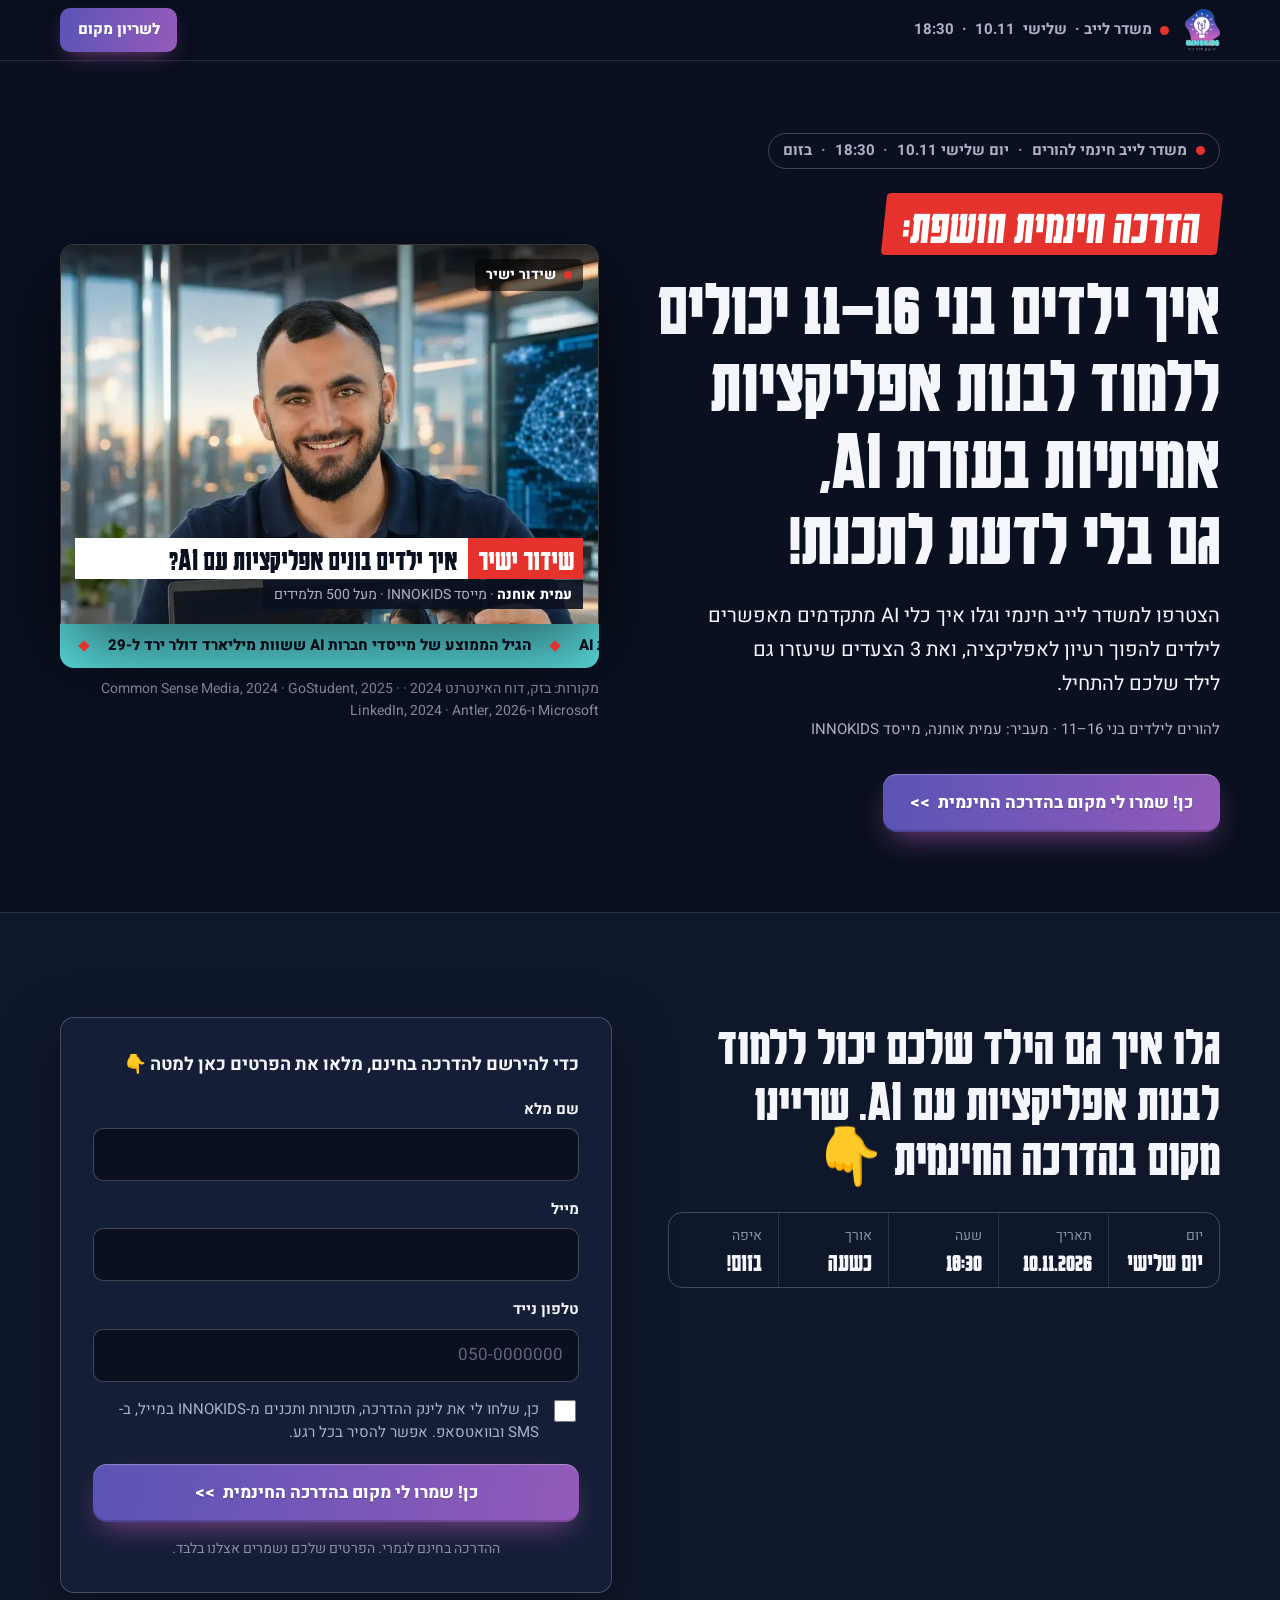
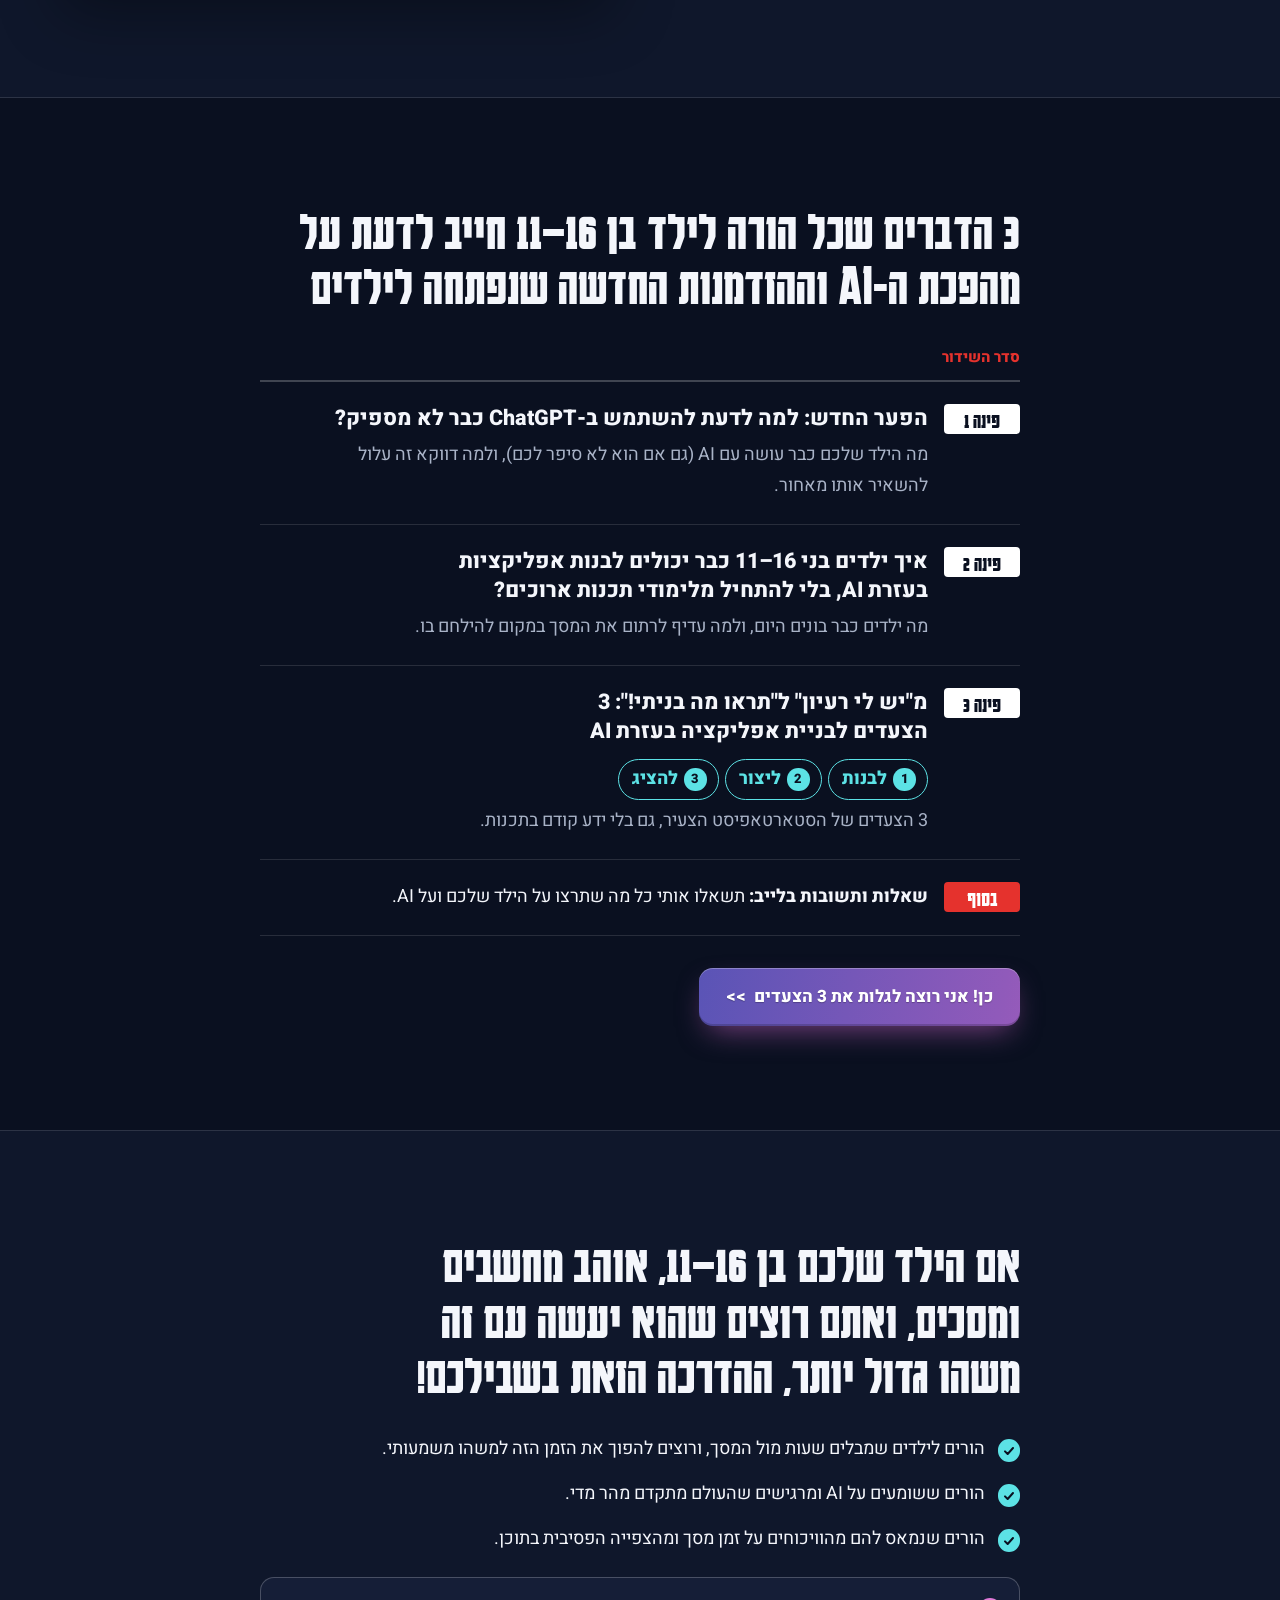
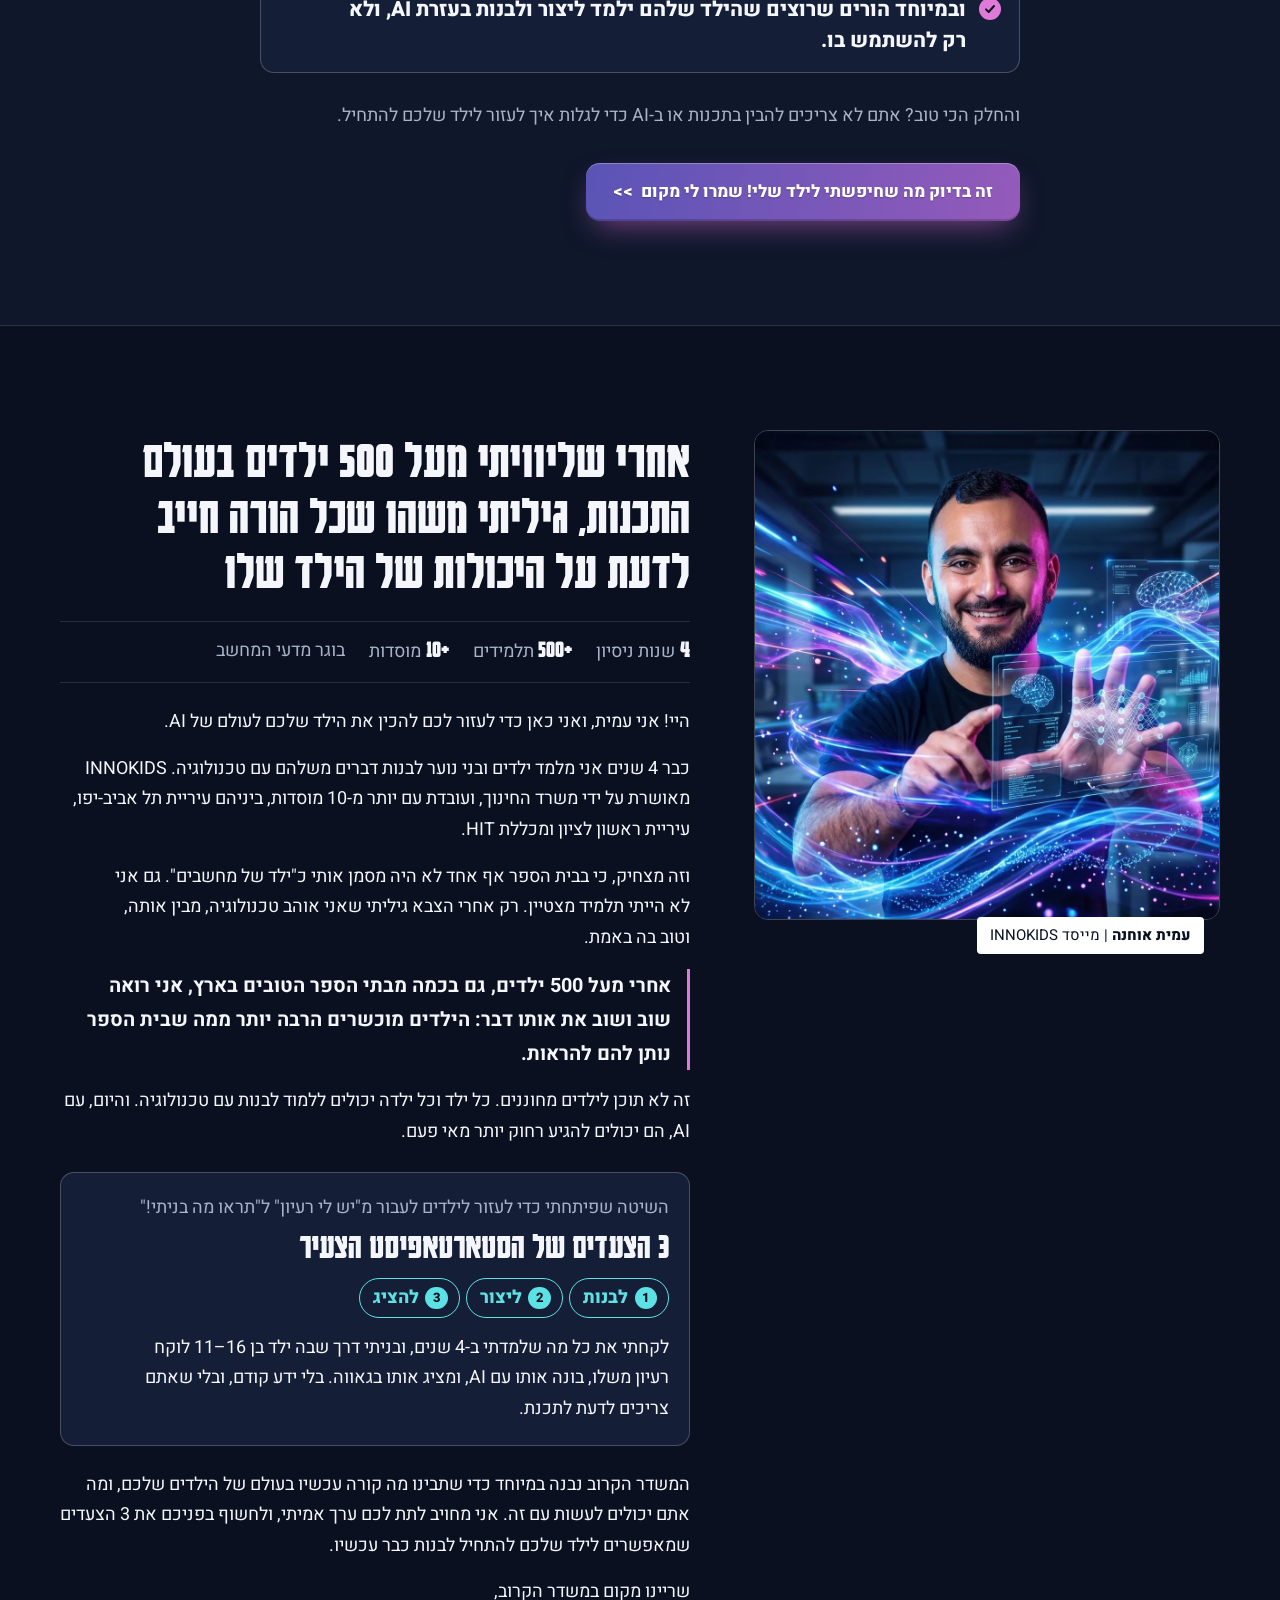
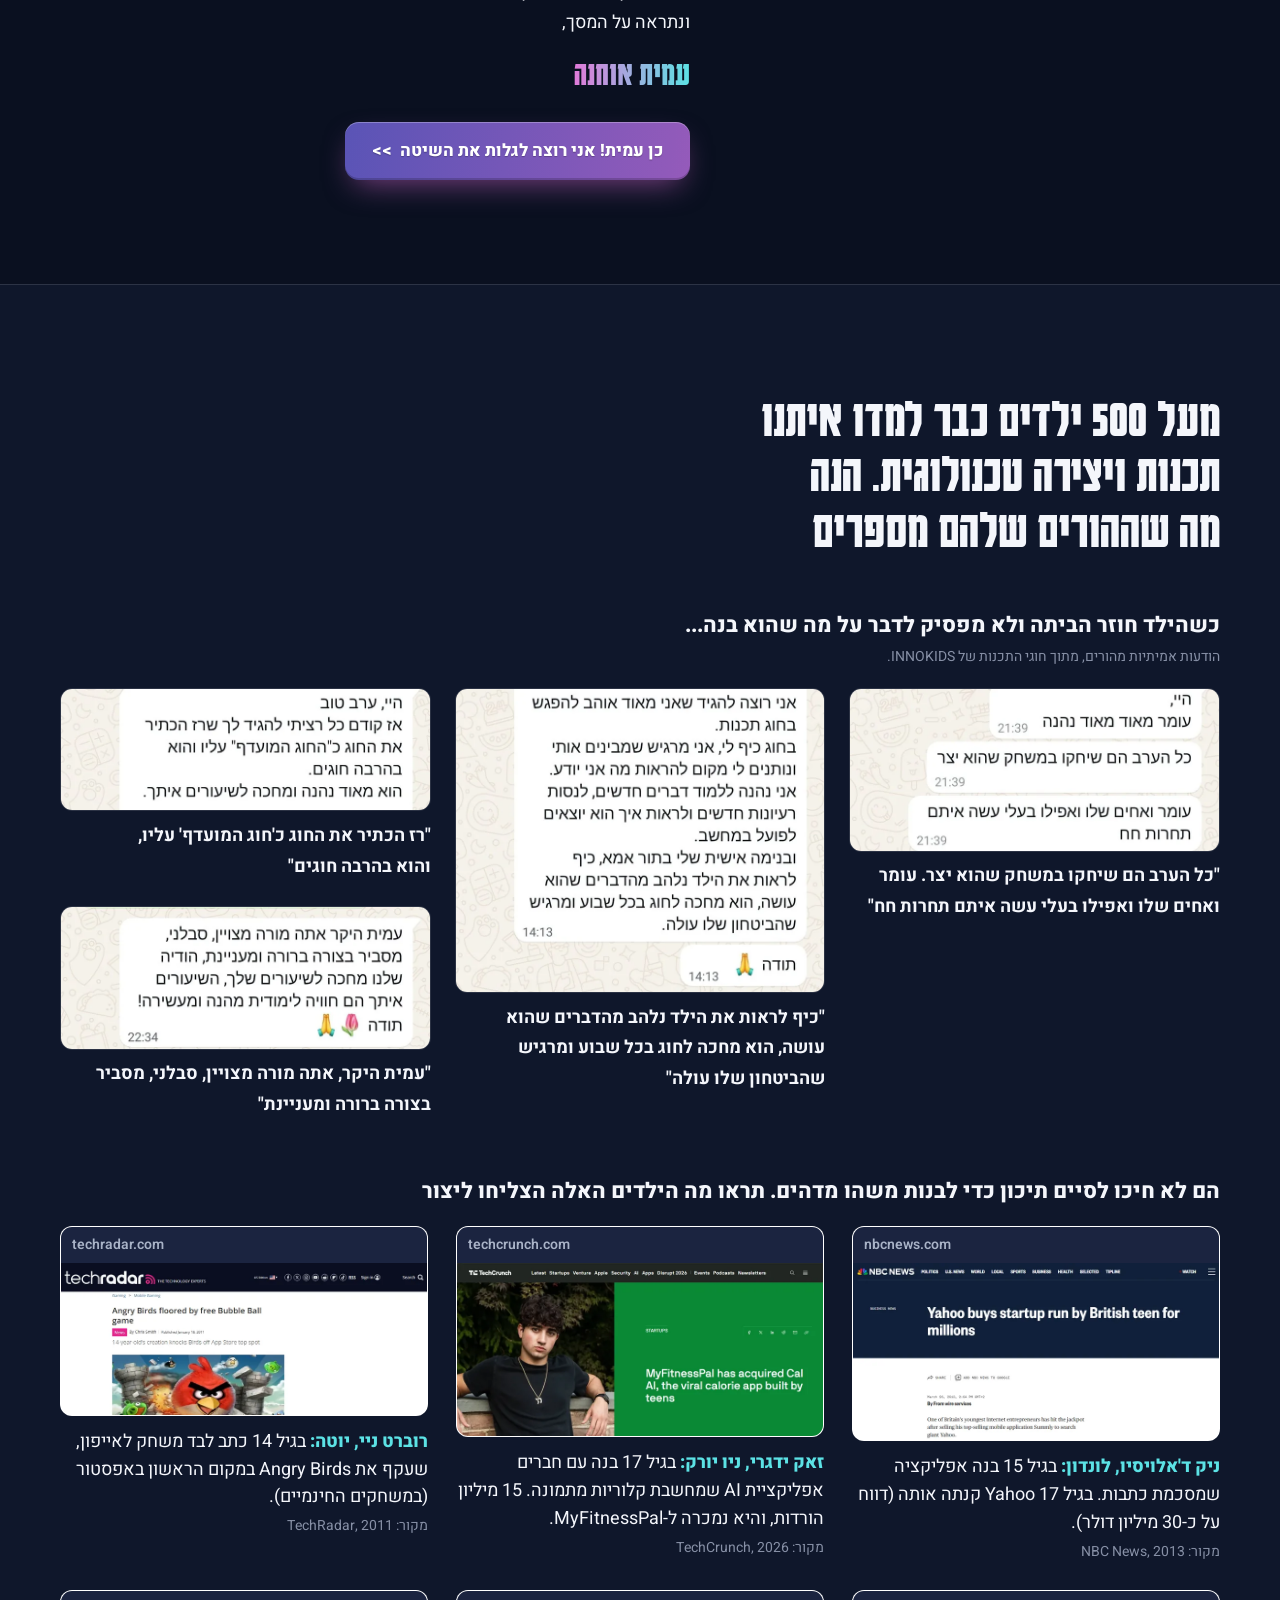
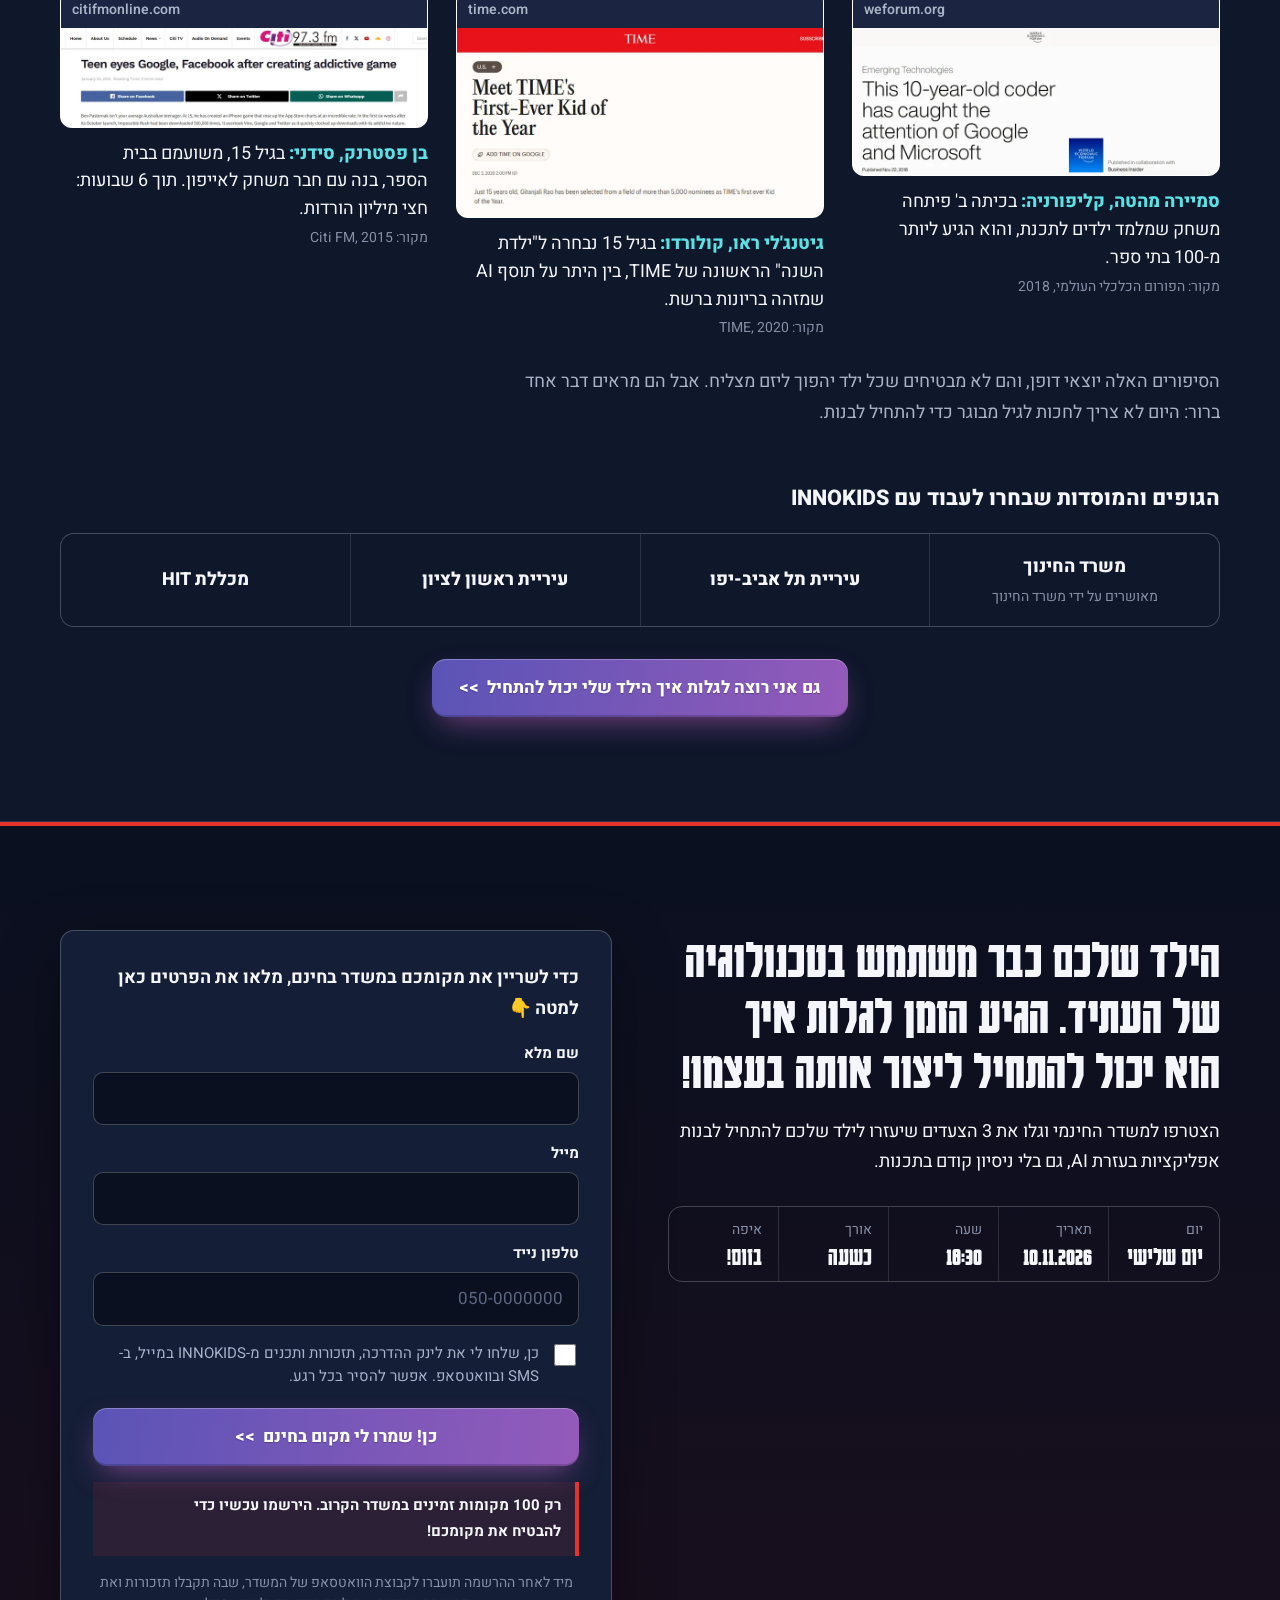
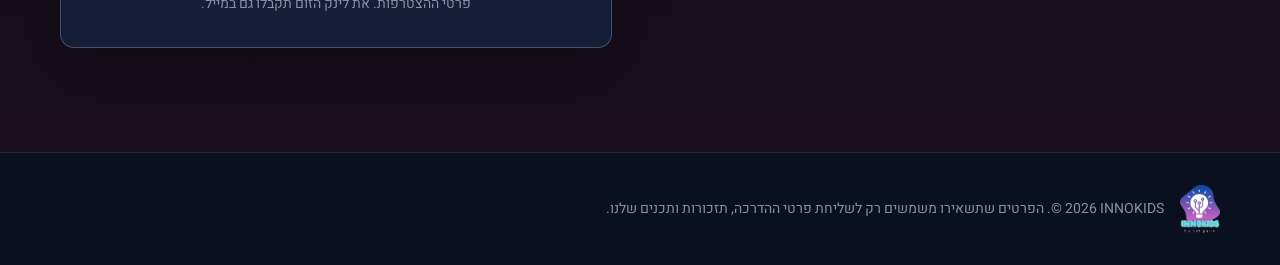
<file: index.html>
<!doctype html>
<html lang="he" dir="rtl">
<head>
<meta charset="utf-8">
<meta name="viewport" content="width=device-width, initial-scale=1">
<title>משדר לייב חינמי להורים: ילדים בונים אפליקציות עם AI | INNOKIDS</title>
<meta name="description" content="הדרכה חינמית בזום להורים לילדים בני 11–16: איך ילדים יכולים ללמוד לבנות אפליקציות אמיתיות בעזרת AI, גם בלי לדעת לתכנת. יום שלישי 10.11.2026 בשעה 18:30, עם עמית אוחנה, מייסד INNOKIDS.">
<meta name="robots" content="noindex">
<meta name="theme-color" content="#0A1020">
<meta property="og:type" content="website">
<meta property="og:locale" content="he_IL">
<meta property="og:title" content="הדרכה חינמית חושפת: איך ילדים בני 11–16 יכולים ללמוד לבנות אפליקציות אמיתיות בעזרת AI, גם בלי לדעת לתכנת!">
<meta property="og:description" content="משדר לייב חינמי להורים · יום שלישי 10.11 · 18:30 · בזום. מעביר: עמית אוחנה, מייסד INNOKIDS.">
<meta property="og:image" content="https://amitoa50.github.io/webinar/og.jpg">
<meta property="og:image:width" content="1200">
<meta property="og:image:height" content="630">
<link rel="icon" href="favicon.svg" type="image/svg+xml">
<link rel="preconnect" href="https://fonts.googleapis.com">
<link rel="preconnect" href="https://fonts.gstatic.com" crossorigin>
<link rel="stylesheet" href="https://fonts.googleapis.com/css2?family=Heebo:wght@400;500;700;800&amp;family=Karantina:wght@400;700&amp;display=swap">
<link rel="preload" as="image" href="assets/img/amit-live.webp" type="image/webp">
<link rel="stylesheet" href="styles.css">
<script src="webinar.js"></script>
</head>
<body>
<a class="skip" href="#reg-1">דילוג לטופס ההרשמה</a>

<header class="top">
  <div class="wrap top__row">
    <a class="top__logo" href="#top" aria-label="INNOKIDS"><img src="assets/brand/logo.webp" width="199" height="240" alt="INNOKIDS"></a>
    <p class="top__onair"><span class="dot" aria-hidden="true"></span>משדר לייב · <span data-w="dayShort">שלישי</span> <span data-w="dateShort">10.11</span> · <span data-w="time">18:30</span></p>
    <a class="top__cta" href="#reg-1">לשריון מקום</a>
  </div>
</header>

<main id="top">

<!-- 1–2 · Hero + live monitor -->
<section class="hero" aria-labelledby="hero-title">
  <div class="wrap hero__grid">
    <div class="hero__copy">
      <p class="tag"><span class="dot" aria-hidden="true"></span><span>משדר לייב חינמי להורים</span><span><span data-w="day">יום שלישי</span> <span data-w="dateShort">10.11</span></span><span data-w="time">18:30</span><span>בזום</span></p>
      <h1 class="h1" id="hero-title">
        <span class="h1__flag">הדרכה חינמית חושפת:</span>
        <span class="h1__text">איך ילדים בני <span class="nw" dir="ltr">11–16</span> יכולים ללמוד לבנות אפליקציות אמיתיות בעזרת AI, גם בלי לדעת&nbsp;לתכנת!</span>
      </h1>
      <p class="hero__sub">הצטרפו למשדר לייב חינמי וגלו איך כלי AI מתקדמים מאפשרים לילדים להפוך רעיון לאפליקציה, ואת 3 הצעדים שיעזרו גם לילד שלכם&nbsp;להתחיל.</p>
      <p class="hero__trust">להורים לילדים בני <span class="nw" dir="ltr">11–16</span> · מעביר: עמית אוחנה, מייסד INNOKIDS</p>
      <a class="btn" href="#reg-1">כן! שמרו לי מקום בהדרכה החינמית <span class="btn__arrow" aria-hidden="true">&gt;&gt;</span></a>
    </div>

    <figure class="monitor" aria-label="עמית אוחנה בשידור ישיר">
      <div class="monitor__screen">
        <img src="assets/img/amit-live.webp" width="936" height="660" alt="עמית אוחנה, מייסד INNOKIDS, מסתכל למצלמה">
        <p class="monitor__live"><span class="dot" aria-hidden="true"></span>שידור ישיר</p>
        <div class="third">
          <p class="third__head"><span class="third__live">שידור ישיר</span><span class="third__title">איך ילדים בונים אפליקציות עם AI?</span></p>
          <p class="third__name"><strong>עמית אוחנה</strong> · מייסד INNOKIDS · מעל 500 תלמידים</p>
        </div>
      </div>
      <div class="ticker" aria-label="נתונים" data-scroller>
        <div class="ticker__track">
          <ul class="ticker__list">
            <li>93% מבני הנוער בישראל כבר משתמשים בכלי AI</li>
            <li>רק 37% מההורים יודעים שהילד שלהם משתמש</li>
            <li>רק 25% מהמורים מקבלים הכשרה ב-AI</li>
            <li>71% מהמנהלים יעדיפו מועמד עם מיומנויות AI</li>
            <li>הגיל הממוצע של מייסדי חברות AI ששוות מיליארד דולר ירד ל-29</li>
          </ul>
          <ul class="ticker__list" aria-hidden="true">
            <li>93% מבני הנוער בישראל כבר משתמשים בכלי AI</li>
            <li>רק 37% מההורים יודעים שהילד שלהם משתמש</li>
            <li>רק 25% מהמורים מקבלים הכשרה ב-AI</li>
            <li>71% מהמנהלים יעדיפו מועמד עם מיומנויות AI</li>
            <li>הגיל הממוצע של מייסדי חברות AI ששוות מיליארד דולר ירד ל-29</li>
          </ul>
        </div>
      </div>
      <figcaption class="fine monitor__src">מקורות: בזק, דוח האינטרנט 2024 · Common Sense Media, 2024 · GoStudent, 2025 · Microsoft ו-LinkedIn, 2024 · Antler, 2026</figcaption>
    </figure>
  </div>
</section>

<!-- 3 · First form -->
<section class="section section--panel" id="reg-1" aria-labelledby="reg1-title">
  <div class="wrap reg">
    <div class="reg__intro">
      <h2 class="h2" id="reg1-title">גלו איך גם הילד שלכם יכול ללמוד לבנות אפליקציות עם AI. שריינו מקום בהדרכה החינמית 👇</h2>
      <div class="when" aria-label="מועד המשדר">
        <p><span class="when__k">יום</span><span class="when__v" data-w="day">יום שלישי</span></p>
        <p><span class="when__k">תאריך</span><span class="when__v" data-w="date">10.11.2026</span></p>
        <p><span class="when__k">שעה</span><span class="when__v" data-w="time">18:30</span></p>
        <p><span class="when__k">אורך</span><span class="when__v" data-w="duration">כשעה</span></p>
        <p><span class="when__k">איפה</span><span class="when__v">בזום!</span></p>
      </div>
    </div>
    <form class="form" name="webinar" method="POST" action="thank-you.html" data-netlify="true" netlify-honeypot="company" novalidate>
      <input type="hidden" name="form-name" value="webinar">
      <input type="hidden" name="source" value="hero">
      <p class="form__lead">כדי להירשם להדרכה בחינם, מלאו את הפרטים כאן למטה 👇</p>
      <p class="hp" aria-hidden="true"><label>חברה <input name="company" tabindex="-1" autocomplete="off"></label></p>
      <div class="field">
        <label for="name-1">שם מלא</label>
        <input id="name-1" name="name" type="text" autocomplete="name" required>
      </div>
      <div class="field">
        <label for="email-1">מייל</label>
        <input id="email-1" name="email" type="email" autocomplete="email" inputmode="email" dir="ltr" required>
      </div>
      <div class="field">
        <label for="phone-1">טלפון נייד</label>
        <input id="phone-1" name="phone" type="tel" autocomplete="tel" inputmode="tel" dir="ltr" placeholder="050-0000000" required>
      </div>
      <label class="check" for="consent-1">
        <input id="consent-1" name="consent" type="checkbox" value="yes" required>
        <span>כן, שלחו לי את לינק ההדרכה, תזכורות ותכנים מ-INNOKIDS במייל, ב-SMS ובוואטסאפ. אפשר להסיר בכל רגע.</span>
      </label>
      <p class="form__error" role="alert" aria-live="assertive"></p>
      <button class="btn btn--block" type="submit">כן! שמרו לי מקום בהדרכה החינמית <span class="btn__arrow" aria-hidden="true">&gt;&gt;</span></button>
      <p class="fine form__fine">ההדרכה בחינם לגמרי. הפרטים שלכם נשמרים אצלנו בלבד.</p>
    </form>
  </div>
</section>

<!-- 4 · What you'll learn: the broadcast rundown -->
<section class="section" aria-labelledby="rundown-title">
  <div class="wrap narrow">
    <h2 class="h2" id="rundown-title">3 הדברים שכל הורה לילד בן <span class="nw" dir="ltr">11–16</span> חייב לדעת על מהפכת ה-AI וההזדמנות החדשה שנפתחה&nbsp;לילדים</h2>
    <p class="rundown__label">סדר השידור</p>
    <ol class="rundown">
      <li class="rundown__item">
        <span class="rundown__seg">פינה 1</span>
        <div>
          <h3 class="h3">הפער החדש: למה לדעת להשתמש ב-ChatGPT כבר לא&nbsp;מספיק?</h3>
          <p>מה הילד שלכם כבר עושה עם AI (גם אם הוא לא סיפר לכם), ולמה דווקא זה עלול להשאיר אותו&nbsp;מאחור.</p>
        </div>
      </li>
      <li class="rundown__item">
        <span class="rundown__seg">פינה 2</span>
        <div>
          <h3 class="h3">איך ילדים בני <span class="nw" dir="ltr">11–16</span> כבר יכולים לבנות אפליקציות בעזרת AI, בלי להתחיל מלימודי תכנות&nbsp;ארוכים?</h3>
          <p>מה ילדים כבר בונים היום, ולמה עדיף לרתום את המסך במקום להילחם&nbsp;בו.</p>
        </div>
      </li>
      <li class="rundown__item">
        <span class="rundown__seg">פינה 3</span>
        <div>
          <h3 class="h3">מ"יש לי רעיון" ל"תראו מה בניתי!": 3 הצעדים לבניית אפליקציה בעזרת&nbsp;AI</h3>
          <ol class="steps" aria-label="3 הצעדים של הסטארטאפיסט הצעיר">
            <li>לבנות</li>
            <li>ליצור</li>
            <li>להציג</li>
          </ol>
          <p>3 הצעדים של הסטארטאפיסט הצעיר, גם בלי ידע קודם&nbsp;בתכנות.</p>
        </div>
      </li>
      <li class="rundown__item rundown__item--qa">
        <span class="rundown__seg">בסוף</span>
        <div>
          <p><strong>שאלות ותשובות בלייב:</strong> תשאלו אותי כל מה שתרצו על הילד שלכם ועל&nbsp;AI.</p>
        </div>
      </li>
    </ol>
    <a class="btn" href="#reg-2">כן! אני רוצה לגלות את 3 הצעדים <span class="btn__arrow" aria-hidden="true">&gt;&gt;</span></a>
  </div>
</section>

<!-- 5 · Who it's for -->
<section class="section section--panel" aria-labelledby="fit-title">
  <div class="wrap narrow">
    <h2 class="h2" id="fit-title">אם הילד שלכם בן <span class="nw" dir="ltr">11–16</span>, אוהב מחשבים ומסכים, ואתם רוצים שהוא יעשה עם זה משהו גדול יותר, ההדרכה הזאת&nbsp;בשבילכם!</h2>
    <ul class="fit">
      <li>הורים לילדים שמבלים שעות מול המסך, ורוצים להפוך את הזמן הזה למשהו&nbsp;משמעותי.</li>
      <li>הורים ששומעים על AI ומרגישים שהעולם מתקדם מהר&nbsp;מדי.</li>
      <li>הורים שנמאס להם מהוויכוחים על זמן מסך ומהצפייה הפסיבית&nbsp;בתוכן.</li>
      <li class="fit__key">ובמיוחד הורים שרוצים שהילד שלהם ילמד ליצור ולבנות בעזרת AI, ולא רק להשתמש&nbsp;בו.</li>
    </ul>
    <p class="fit__close">והחלק הכי טוב? אתם לא צריכים להבין בתכנות או ב-AI כדי לגלות איך לעזור לילד שלכם&nbsp;להתחיל.</p>
    <a class="btn" href="#reg-2">זה בדיוק מה שחיפשתי לילד שלי! שמרו לי מקום <span class="btn__arrow" aria-hidden="true">&gt;&gt;</span></a>
  </div>
</section>

<!-- 6 · Host -->
<section class="section" aria-labelledby="host-title">
  <div class="wrap host">
    <figure class="host__photo">
      <img src="assets/img/photos-amit-ai.webp" width="1023" height="1100" loading="lazy" alt="עמית אוחנה">
      <figcaption><strong>עמית אוחנה</strong> | מייסד INNOKIDS</figcaption>
    </figure>
    <div class="host__text">
      <h2 class="h2" id="host-title">אחרי שליוויתי מעל 500 ילדים בעולם התכנות, גיליתי משהו שכל הורה חייב לדעת על היכולות של הילד&nbsp;שלו</h2>
      <ul class="creds" aria-label="נתוני סמכות">
        <li><strong>4</strong> שנות ניסיון</li>
        <li><strong dir="ltr">500+</strong> תלמידים</li>
        <li><strong dir="ltr">10+</strong> מוסדות</li>
        <li>בוגר מדעי המחשב</li>
      </ul>
      <div class="letter">
        <p>היי! אני עמית, ואני כאן כדי לעזור לכם להכין את הילד שלכם לעולם של&nbsp;AI.</p>
        <p>כבר 4 שנים אני מלמד ילדים ובני נוער לבנות דברים משלהם עם טכנולוגיה. INNOKIDS מאושרת על ידי משרד החינוך, ועובדת עם יותר מ-10 מוסדות, ביניהם עיריית תל אביב-יפו, עיריית ראשון לציון ומכללת&nbsp;HIT.</p>
        <p>וזה מצחיק, כי בבית הספר אף אחד לא היה מסמן אותי כ"ילד של מחשבים". גם אני לא הייתי תלמיד מצטיין. רק אחרי הצבא גיליתי שאני אוהב טכנולוגיה, מבין אותה, וטוב בה&nbsp;באמת.</p>
        <p class="letter__key">אחרי מעל 500 ילדים, גם בכמה מבתי הספר הטובים בארץ, אני רואה שוב ושוב את אותו דבר: הילדים מוכשרים הרבה יותר ממה שבית הספר נותן להם&nbsp;להראות.</p>
        <p>זה לא תוכן לילדים מחוננים. כל ילד וכל ילדה יכולים ללמוד לבנות עם טכנולוגיה. והיום, עם AI, הם יכולים להגיע רחוק יותר מאי&nbsp;פעם.</p>
        <div class="method">
          <p class="method__intro">השיטה שפיתחתי כדי לעזור לילדים לעבור מ"יש לי רעיון" ל"תראו מה&nbsp;בניתי!"</p>
          <p class="method__name">3 הצעדים של הסטארטאפיסט הצעיר</p>
          <ol class="steps">
            <li>לבנות</li>
            <li>ליצור</li>
            <li>להציג</li>
          </ol>
          <p>לקחתי את כל מה שלמדתי ב-4 שנים, ובניתי דרך שבה ילד בן <span class="nw" dir="ltr">11–16</span> לוקח רעיון משלו, בונה אותו עם AI, ומציג אותו בגאווה. בלי ידע קודם, ובלי שאתם צריכים לדעת&nbsp;לתכנת.</p>
        </div>
        <p>המשדר הקרוב נבנה במיוחד כדי שתבינו מה קורה עכשיו בעולם של הילדים שלכם, ומה אתם יכולים לעשות עם זה. אני מחויב לתת לכם ערך אמיתי, ולחשוף בפניכם את 3 הצעדים שמאפשרים לילד שלכם להתחיל לבנות כבר&nbsp;עכשיו.</p>
        <p>שריינו מקום במשדר הקרוב,<br>ונתראה על המסך,</p>
        <p class="sign">עמית אוחנה</p>
      </div>
      <a class="btn" href="#reg-2">כן עמית! אני רוצה לגלות את השיטה <span class="btn__arrow" aria-hidden="true">&gt;&gt;</span></a>
    </div>
  </div>
</section>

<!-- 7 · Proof -->
<section class="section section--panel" aria-labelledby="proof-title">
  <div class="wrap">
    <h2 class="h2 narrow-h" id="proof-title">מעל 500 ילדים כבר למדו איתנו תכנות ויצירה טכנולוגית. הנה מה שההורים שלהם&nbsp;מספרים</h2>

    <h3 class="h3 proof__sub">כשהילד חוזר הביתה ולא מפסיק לדבר על מה שהוא&nbsp;בנה...</h3>
    <p class="fine proof__label">הודעות אמיתיות מהורים, מתוך חוגי התכנות של INNOKIDS.</p>
    <ul class="msgs">
      <li class="msg">
        <img src="assets/img/parents-p6.webp" width="760" height="334" loading="lazy" alt="הודעה מהורה: עומר מאוד מאוד נהנה. כל הערב הם שיחקו במשחק שהוא יצר. עומר ואחים שלו ואפילו בעלי עשה איתם תחרות חח">
        <p>"כל הערב הם שיחקו במשחק שהוא יצר. עומר ואחים שלו ואפילו בעלי עשה איתם תחרות&nbsp;חח"</p>
      </li>
      <li class="msg">
        <img src="assets/img/parents-p3.webp" width="760" height="626" loading="lazy" alt="הודעה מאמא: כיף לראות את הילד נלהב מהדברים שהוא עושה, הוא מחכה לחוג בכל שבוע ומרגיש שהביטחון שלו עולה">
        <p>"כיף לראות את הילד נלהב מהדברים שהוא עושה, הוא מחכה לחוג בכל שבוע ומרגיש שהביטחון שלו&nbsp;עולה"</p>
      </li>
      <li class="msg">
        <img src="assets/img/parents-p4.webp" width="760" height="251" loading="lazy" alt="הודעה מהורה: רז הכתיר את החוג כחוג המועדף עליו והוא בהרבה חוגים. הוא מאוד נהנה ומחכה לשיעורים איתך">
        <p>"רז הכתיר את החוג כ'חוג המועדף' עליו, והוא בהרבה&nbsp;חוגים"</p>
      </li>
      <li class="msg">
        <img src="assets/img/parents-p2.webp" width="760" height="292" loading="lazy" alt="הודעה מהורה: עמית היקר אתה מורה מצויין, סבלני, מסביר בצורה ברורה ומעניינת, הודיה שלנו מחכה לשיעורים שלך">
        <p>"עמית היקר, אתה מורה מצויין, סבלני, מסביר בצורה ברורה&nbsp;ומעניינת"</p>
      </li>
    </ul>

    <h3 class="h3 proof__sub">הם לא חיכו לסיים תיכון כדי לבנות משהו מדהים. תראו מה הילדים האלה הצליחו&nbsp;ליצור</h3>
    <ul class="press">
      <li>
        <a class="press__shot" href="https://www.nbcnews.com/business/business-news/yahoo-buys-startup-run-british-teen-millions-flna1C9075778" target="_blank" rel="noopener">
          <span class="press__bar" aria-hidden="true"><span dir="ltr">nbcnews.com</span></span>
          <img src="assets/img/press-nick.webp" width="800" height="386" loading="lazy" alt="כתבה ב-NBC News: Yahoo buys startup run by British teen for millions">
        </a>
        <p class="press__line"><strong>ניק ד'אלויסיו, לונדון:</strong> בגיל 15 בנה אפליקציה שמסכמת כתבות. בגיל 17 Yahoo קנתה אותה (דווח על כ-30 מיליון&nbsp;דולר).</p>
        <p class="fine">מקור: <bdi>NBC News, 2013</bdi></p>
      </li>
      <li>
        <a class="press__shot" href="https://techcrunch.com/2026/03/02/myfitnesspal-has-acquired-cal-ai-the-viral-calorie-app-built-by-teens/" target="_blank" rel="noopener">
          <span class="press__bar" aria-hidden="true"><span dir="ltr">techcrunch.com</span></span>
          <img src="assets/img/press-zach.webp" width="800" height="378" loading="lazy" alt="כתבה ב-TechCrunch: MyFitnessPal has acquired Cal AI, the viral calorie app built by teens">
        </a>
        <p class="press__line"><strong>זאק ידגרי, ניו יורק:</strong> בגיל 17 בנה עם חברים אפליקציית AI שמחשבת קלוריות מתמונה. 15 מיליון הורדות, והיא נמכרה&nbsp;ל-MyFitnessPal.</p>
        <p class="fine">מקור: <bdi>TechCrunch, 2026</bdi></p>
      </li>
      <li>
        <a class="press__shot" href="https://www.techradar.com/news/gaming/angry-birds-floored-by-free-bubble-ball-game-922396" target="_blank" rel="noopener">
          <span class="press__bar" aria-hidden="true"><span dir="ltr">techradar.com</span></span>
          <img src="assets/img/press-robert.webp" width="800" height="331" loading="lazy" alt="כתבה ב-TechRadar: Angry Birds floored by free Bubble Ball game. 14-year-old's creation knocks Birds off App Store top spot">
        </a>
        <p class="press__line"><strong>רוברט ניי, יוטה:</strong> בגיל 14 כתב לבד משחק לאייפון, שעקף את Angry Birds במקום הראשון באפסטור (במשחקים&nbsp;החינמיים).</p>
        <p class="fine">מקור: <bdi>TechRadar, 2011</bdi></p>
      </li>
      <li>
        <a class="press__shot" href="https://www.weforum.org/stories/2018/11/this-10-year-old-coder-is-already-so-successful-shes-caught-the-attention-of-google-and-microsoft/" target="_blank" rel="noopener">
          <span class="press__bar" aria-hidden="true"><span dir="ltr">weforum.org</span></span>
          <img src="assets/img/press-samaira.webp" width="800" height="322" loading="lazy" alt="כתבה באתר הפורום הכלכלי העולמי: This 10-year-old coder has caught the attention of Google and Microsoft">
        </a>
        <p class="press__line"><strong>סמיירה מהטה, קליפורניה:</strong> בכיתה ב' פיתחה משחק שמלמד ילדים לתכנת, והוא הגיע ליותר מ-100 בתי&nbsp;ספר.</p>
        <p class="fine">מקור: <bdi>הפורום הכלכלי העולמי, 2018</bdi></p>
      </li>
      <li>
        <a class="press__shot" href="https://time.com/5916772/kid-of-the-year-2020/" target="_blank" rel="noopener">
          <span class="press__bar" aria-hidden="true"><span dir="ltr">time.com</span></span>
          <img src="assets/img/press-gitanjali.webp" width="800" height="413" loading="lazy" alt="כתבה במגזין TIME: Meet TIME's First-Ever Kid of the Year. Just 15 years old, Gitanjali Rao has been selected from a field of more than 5,000 nominees">
        </a>
        <p class="press__line"><strong>גיטנג'לי ראו, קולורדו:</strong> בגיל 15 נבחרה ל"ילדת השנה" הראשונה של TIME, בין היתר על תוסף AI שמזהה בריונות&nbsp;ברשת.</p>
        <p class="fine">מקור: <bdi>TIME, 2020</bdi></p>
      </li>
      <li>
        <a class="press__shot" href="https://citifmonline.com/?p=85435" target="_blank" rel="noopener">
          <span class="press__bar" aria-hidden="true"><span dir="ltr">citifmonline.com</span></span>
          <img src="assets/img/press-ben.webp" width="800" height="216" loading="lazy" alt="כתבה ב-Citi FM: Teen eyes Google, Facebook after creating addictive game">
        </a>
        <p class="press__line"><strong>בן פסטרנק, סידני:</strong> בגיל 15, משועמם בבית הספר, בנה עם חבר משחק לאייפון. תוך 6 שבועות: חצי מיליון&nbsp;הורדות.</p>
        <p class="fine">מקור: <bdi>Citi FM, 2015</bdi></p>
      </li>
    </ul>
    <p class="press__note">הסיפורים האלה יוצאי דופן, והם לא מבטיחים שכל ילד יהפוך ליזם מצליח. אבל הם מראים דבר אחד ברור: היום לא צריך לחכות לגיל מבוגר כדי להתחיל&nbsp;לבנות.</p>

    <h3 class="h3 proof__sub">הגופים והמוסדות שבחרו לעבוד עם INNOKIDS</h3>
    <ul class="orgs">
      <li><span class="orgs__name">משרד החינוך</span><span class="orgs__note">מאושרים על ידי משרד החינוך</span></li>
      <li><span class="orgs__name">עיריית תל אביב-יפו</span></li>
      <li><span class="orgs__name">עיריית ראשון לציון</span></li>
      <li><span class="orgs__name">מכללת HIT</span></li>
    </ul>
    <div class="center"><a class="btn" href="#reg-2">גם אני רוצה לגלות איך הילד שלי יכול להתחיל <span class="btn__arrow" aria-hidden="true">&gt;&gt;</span></a></div>
  </div>
</section>

<!-- 8 · Final CTA + second form -->
<section class="section final" id="reg-2" aria-labelledby="reg2-title">
  <div class="wrap reg">
    <div class="reg__intro">
      <h2 class="h2" id="reg2-title">הילד שלכם כבר משתמש בטכנולוגיה של העתיד. הגיע הזמן לגלות איך הוא יכול להתחיל ליצור אותה&nbsp;בעצמו!</h2>
      <p class="final__line">הצטרפו למשדר החינמי וגלו את 3 הצעדים שיעזרו לילד שלכם להתחיל לבנות אפליקציות בעזרת AI, גם בלי ניסיון קודם&nbsp;בתכנות.</p>
      <div class="when" aria-label="מועד המשדר">
        <p><span class="when__k">יום</span><span class="when__v" data-w="day">יום שלישי</span></p>
        <p><span class="when__k">תאריך</span><span class="when__v" data-w="date">10.11.2026</span></p>
        <p><span class="when__k">שעה</span><span class="when__v" data-w="time">18:30</span></p>
        <p><span class="when__k">אורך</span><span class="when__v" data-w="duration">כשעה</span></p>
        <p><span class="when__k">איפה</span><span class="when__v">בזום!</span></p>
      </div>
    </div>
    <form class="form" name="webinar" method="POST" action="thank-you.html" data-netlify="true" netlify-honeypot="company" novalidate>
      <input type="hidden" name="form-name" value="webinar">
      <input type="hidden" name="source" value="final">
      <p class="form__lead">כדי לשריין את מקומכם במשדר בחינם, מלאו את הפרטים כאן למטה 👇</p>
      <p class="hp" aria-hidden="true"><label>חברה <input name="company" tabindex="-1" autocomplete="off"></label></p>
      <div class="field">
        <label for="name-2">שם מלא</label>
        <input id="name-2" name="name" type="text" autocomplete="name" required>
      </div>
      <div class="field">
        <label for="email-2">מייל</label>
        <input id="email-2" name="email" type="email" autocomplete="email" inputmode="email" dir="ltr" required>
      </div>
      <div class="field">
        <label for="phone-2">טלפון נייד</label>
        <input id="phone-2" name="phone" type="tel" autocomplete="tel" inputmode="tel" dir="ltr" placeholder="050-0000000" required>
      </div>
      <label class="check" for="consent-2">
        <input id="consent-2" name="consent" type="checkbox" value="yes" required>
        <span>כן, שלחו לי את לינק ההדרכה, תזכורות ותכנים מ-INNOKIDS במייל, ב-SMS ובוואטסאפ. אפשר להסיר בכל רגע.</span>
      </label>
      <p class="form__error" role="alert" aria-live="assertive"></p>
      <button class="btn btn--block" type="submit">כן! שמרו לי מקום בחינם <span class="btn__arrow" aria-hidden="true">&gt;&gt;</span></button>
      <p class="form__seats">רק <span data-w="seats">100</span> מקומות זמינים במשדר הקרוב. הירשמו עכשיו כדי להבטיח את&nbsp;מקומכם!</p>
      <p class="fine form__fine">מיד לאחר ההרשמה תועברו לקבוצת הוואטסאפ של המשדר, שבה תקבלו תזכורות ואת פרטי ההצטרפות. את לינק הזום תקבלו גם&nbsp;במייל.</p>
    </form>
  </div>
</section>

</main>

<footer class="foot">
  <div class="wrap foot__row">
    <img src="assets/brand/logo.webp" width="199" height="240" alt="INNOKIDS" loading="lazy">
    <p class="fine"><span dir="ltr">© 2026 INNOKIDS</span>. הפרטים שתשאירו משמשים רק לשליחת פרטי ההדרכה, תזכורות ותכנים&nbsp;שלנו.</p>
  </div>
</footer>

<a class="sticky" href="#reg-2" aria-hidden="true" tabindex="-1">כן! שמרו לי מקום בחינם <span class="btn__arrow" aria-hidden="true">&gt;&gt;</span></a>

<script src="main.js" defer></script>
</body>
</html>
</file>
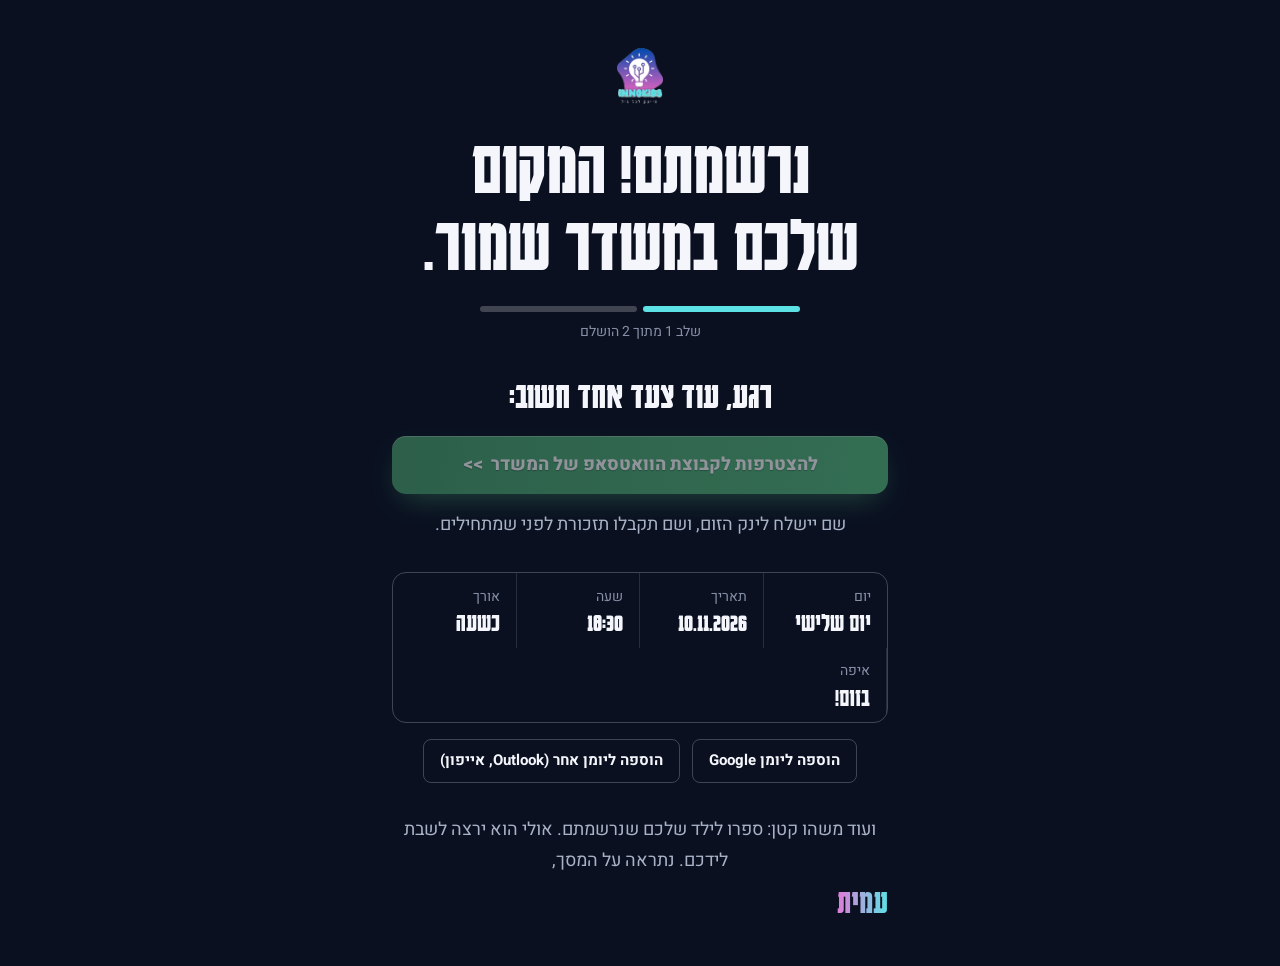
<file: thank-you.html>
<!doctype html>
<html lang="he" dir="rtl">
<head>
<meta charset="utf-8">
<meta name="viewport" content="width=device-width, initial-scale=1">
<title>נרשמתם למשדר | INNOKIDS</title>
<meta name="robots" content="noindex">
<meta name="theme-color" content="#0A1020">
<link rel="icon" href="favicon.svg" type="image/svg+xml">
<link rel="preconnect" href="https://fonts.googleapis.com">
<link rel="preconnect" href="https://fonts.gstatic.com" crossorigin>
<link rel="stylesheet" href="https://fonts.googleapis.com/css2?family=Heebo:wght@400;500;700;800&amp;family=Karantina:wght@400;700&amp;display=swap">
<link rel="stylesheet" href="styles.css">
<style>
  .ty{min-height:100svh;display:grid;place-items:center;padding-block:3rem}
  .ty__box{max-width:36rem;text-align:center}
  .ty__logo{width:auto;height:56px;margin:0 auto 1.5rem}
  .ty__progress{display:grid;grid-template-columns:1fr 1fr;gap:.4rem;margin:1.5rem auto 0;max-width:20rem}
  .ty__progress span{height:6px;border-radius:3px;background:var(--line-strong)}
  .ty__progress span:first-child{background:var(--brand)}
  .ty__step{margin-top:.5rem;font-size:.875rem;color:var(--faint)}
  .ty__sub{margin-top:2rem;font-family:var(--display);font-weight:700;font-size:clamp(1.8rem,6vw,2.4rem);line-height:1.05}
  .btn--wa{margin-top:1.25rem;width:100%;font-size:1.125rem;color:#fff;
    background:linear-gradient(100deg,#1FAF5A,#25D366 50%,#1FAF5A);background-size:250% 100%;
    box-shadow:0 12px 30px -10px rgba(37,211,102,.6),inset 0 1px 0 rgba(255,255,255,.3)}
  .btn--wa::after{background:#25D366}
  .btn--wa:hover,.btn--wa:focus-visible{box-shadow:0 22px 46px -12px rgba(37,211,102,.8),0 0 0 3px rgba(92,226,229,.45)}
  .btn--wa[aria-disabled="true"]{opacity:.55;pointer-events:none;filter:grayscale(.4)}
  .ty__under{margin-top:1rem;color:var(--muted)}
  .ty .when{margin-top:2rem;text-align:start}
  .ty__cal{display:flex;flex-wrap:wrap;justify-content:center;gap:.75rem;margin-top:1rem}
  .ty__cal a{display:inline-flex;align-items:center;min-height:44px;padding:.4rem 1rem;border:1px solid var(--line-strong);border-radius:8px;
    color:var(--text);font-weight:700;font-size:.9375rem;text-decoration:none}
  .ty__cal a:hover{border-color:var(--magenta-l)}
  .ty__end{margin-top:2rem;color:var(--muted)}
  .ty__end .sign{display:block;margin-top:.4rem}
  @media (prefers-reduced-motion:no-preference){
    .btn--wa{animation:hop 2.4s ease-in-out infinite}
    .btn--wa:hover{animation:none}
    @keyframes hop{0%,80%,100%{translate:0}88%{translate:0 -3px}}
  }
</style>
<script src="webinar.js"></script>
</head>
<body>
<main class="ty">
  <div class="wrap ty__box">
    <img class="ty__logo" src="assets/brand/logo.webp" width="199" height="240" alt="INNOKIDS">
    <h1 class="h1"><span id="ty-name"></span>נרשמתם! המקום שלכם במשדר&nbsp;שמור.</h1>
    <div class="ty__progress" aria-hidden="true"><span></span><span></span></div>
    <p class="ty__step">שלב 1 מתוך 2 הושלם</p>

    <p class="ty__sub">רגע, עוד צעד אחד חשוב:</p>
    <a class="btn btn--wa" id="wa" href="#" target="_blank" rel="noopener">להצטרפות לקבוצת הוואטסאפ של המשדר <span class="btn__arrow" aria-hidden="true">&gt;&gt;</span></a>
    <p class="ty__under">שם יישלח לינק הזום, ושם תקבלו תזכורת לפני&nbsp;שמתחילים.</p>

    <div class="when" aria-label="מועד המשדר">
      <p><span class="when__k">יום</span><span class="when__v" data-w="day">יום שלישי</span></p>
      <p><span class="when__k">תאריך</span><span class="when__v" data-w="date">10.11.2026</span></p>
      <p><span class="when__k">שעה</span><span class="when__v" data-w="time">18:30</span></p>
      <p><span class="when__k">אורך</span><span class="when__v" data-w="duration">כשעה</span></p>
      <p><span class="when__k">איפה</span><span class="when__v">בזום!</span></p>
    </div>
    <div class="ty__cal">
      <a id="cal-google" href="#" target="_blank" rel="noopener">הוספה ליומן Google</a>
      <a id="cal-ics" href="#" download="innokids-webinar.ics">הוספה ליומן אחר (Outlook, אייפון)</a>
    </div>

    <p class="ty__end">ועוד משהו קטן: ספרו לילד שלכם שנרשמתם. אולי הוא ירצה לשבת לידכם. נתראה על&nbsp;המסך,<span class="sign">עמית</span></p>
  </div>
</main>
<script>
(function () {
  var W = window.WEBINAR;
  var wa = document.getElementById('wa');
  if (W.whatsappUrl) wa.href = W.whatsappUrl; else wa.setAttribute('aria-disabled', 'true');

  try {
    var n = sessionStorage.getItem('webinar-name');
    if (n) document.getElementById('ty-name').textContent = n + ', ';
  } catch (e) {}

  var start = new Date(W.startISO), end = new Date(start.getTime() + W.durationMinutes * 60000);
  function stamp(d) { return d.toISOString().replace(/[-:]/g, '').replace(/\.\d{3}/, ''); }
  var title = 'משדר לייב: איך ילדים בונים אפליקציות עם AI (INNOKIDS)';
  var details = 'לינק הזום יישלח במייל ובקבוצת הוואטסאפ של המשדר.';
  document.getElementById('cal-google').href = 'https://calendar.google.com/calendar/render?action=TEMPLATE'
    + '&text=' + encodeURIComponent(title) + '&dates=' + stamp(start) + '/' + stamp(end)
    + '&details=' + encodeURIComponent(details) + '&location=' + encodeURIComponent('Zoom');
  var ics = ['BEGIN:VCALENDAR', 'VERSION:2.0', 'PRODID:-//INNOKIDS//webinar//HE', 'BEGIN:VEVENT',
    'UID:webinar-' + stamp(start) + '@innokids', 'DTSTAMP:' + stamp(new Date()), 'DTSTART:' + stamp(start), 'DTEND:' + stamp(end),
    'SUMMARY:' + title, 'DESCRIPTION:' + details, 'LOCATION:Zoom', 'END:VEVENT', 'END:VCALENDAR'].join('\r\n');
  document.getElementById('cal-ics').href = 'data:text/calendar;charset=utf-8,' + encodeURIComponent(ics);
})();
</script>
</body>
</html>
</file>
<file: styles.css>
/* INNOKIDS · webinar registration page. Concept: a live news broadcast. */
:root{
  --studio:#0A1020;
  --studio-2:#0F172B;
  --panel:#151E37;
  --line:rgba(255,255,255,.12);
  --line-strong:rgba(255,255,255,.22);
  --text:#F4F6FB;
  --muted:#A9B3C7;
  --faint:#8790A6;
  --onair:#E5322D;
  --onair-deep:#B3201C;
  --indigo:#5A54B6;
  --purple:#905ABA;
  --magenta:#C05FBE;
  --magenta-l:#E07AD9;
  --grad:linear-gradient(100deg,#5A54B6 0%,#905ABA 38%,#C05FBE 62%,#E07AD9 82%,#5A54B6 100%);
  --brand:#5CE2E5;
  --pad-x:clamp(1rem,5vw,2.5rem);
  --pad-y:clamp(3.5rem,9vw,6.5rem);
  --w:1160px;
  --w-text:760px;
  --r:14px;
  --ease:cubic-bezier(.22,1,.36,1);
  --display:"Karantina","Heebo",system-ui,sans-serif;
  --body:"Heebo",system-ui,-apple-system,"Segoe UI",Arial,sans-serif;
}

*,*::before,*::after{box-sizing:border-box}
html{-webkit-text-size-adjust:100%;scroll-behavior:smooth}
@media (prefers-reduced-motion:reduce){html{scroll-behavior:auto}}
body{
  margin:0;background:var(--studio);color:var(--text);
  font-family:var(--body);font-size:1.0625rem;line-height:1.7;
  -webkit-font-smoothing:antialiased;overflow-x:clip;
}
@media (min-width:768px){body{font-size:1.125rem}}
img{display:block;max-width:100%;height:auto}
a{color:inherit}
p,h1,h2,h3,ul,ol,figure{margin:0}
ul,ol{padding:0;list-style:none}
strong{font-weight:800}
h1,h2,h3{text-wrap:balance}
p,li{text-wrap:pretty}
:focus-visible{outline:3px solid var(--brand);outline-offset:3px;border-radius:6px}
::selection{background:var(--magenta);color:#fff}

.skip{position:absolute;inset-inline-start:1rem;top:-4rem;z-index:100;background:var(--brand);color:var(--studio);
  padding:.75rem 1.25rem;border-radius:10px;font-weight:800;text-decoration:none}
.skip:focus{top:1rem}

.wrap{width:100%;max-width:calc(var(--w) + var(--pad-x)*2);margin-inline:auto;padding-inline:var(--pad-x)}
.narrow{max-width:calc(var(--w-text) + var(--pad-x)*2)}
.section{padding-block:var(--pad-y)}
.section--panel{background:var(--studio-2);border-block:1px solid var(--line)}
.center{text-align:center}
.fine{font-size:.875rem;line-height:1.55;color:var(--faint)}
.hp{display:none}

/* ---------- type ---------- */
.h1,.h2{font-family:var(--display);font-weight:700}
.h1{font-size:clamp(2.75rem,9.5vw,4.9rem);line-height:.98}
.h2{font-size:clamp(2.2rem,6.4vw,3.4rem);line-height:1.02}
.h3{font-family:var(--body);font-weight:800;font-size:clamp(1.15rem,3.6vw,1.35rem);line-height:1.35}
.narrow-h{max-width:30ch}

/* ---------- live dot ---------- */
.dot{display:inline-block;width:.6em;height:.6em;border-radius:50%;background:var(--onair);
  box-shadow:0 0 0 0 rgba(229,50,45,.6);animation:pulse 1.6s ease-out infinite;flex:none}
@keyframes pulse{0%{box-shadow:0 0 0 0 rgba(229,50,45,.55)}80%,100%{box-shadow:0 0 0 .55em rgba(229,50,45,0)}}

/* ---------- buttons ---------- */
.btn{position:relative;isolation:isolate;overflow:hidden;display:inline-flex;align-items:center;justify-content:center;gap:.5rem;
  min-height:58px;padding:.9rem 1.7rem;font-family:var(--body);font-weight:800;font-size:1.0625rem;line-height:1.3;text-align:center;
  text-decoration:none;color:#fff;border:0;border-radius:14px;cursor:pointer;
  background:var(--grad);background-size:250% 100%;background-position:0% 50%;
  box-shadow:0 12px 30px -10px rgba(192,95,190,.65),inset 0 1px 0 rgba(255,255,255,.28),inset 0 -2px 0 rgba(0,0,0,.18);
  text-shadow:0 1px 1px rgba(0,0,0,.25);
  transition:background-position .6s var(--ease),transform .25s var(--ease),box-shadow .3s var(--ease)}
/* light sweep that crosses the button on hover */
.btn::before{content:"";position:absolute;z-index:-1;top:0;bottom:0;width:45%;inset-inline-start:-60%;
  background:linear-gradient(100deg,transparent,rgba(255,255,255,.5),transparent);transform:skewX(-20deg);pointer-events:none}
/* soft halo behind the button */
.btn::after{content:"";position:absolute;z-index:-2;inset:-2px;border-radius:inherit;background:var(--grad);background-size:250% 100%;
  filter:blur(14px);opacity:0;transition:opacity .3s var(--ease)}
.btn__arrow{display:inline-block;transition:transform .3s var(--ease)}
.btn:hover,.btn:focus-visible{background-position:100% 50%;transform:translateY(-3px) scale(1.025);
  box-shadow:0 22px 46px -12px rgba(224,122,217,.85),0 0 0 3px rgba(92,226,229,.45),inset 0 1px 0 rgba(255,255,255,.35)}
.btn:hover::before,.btn:focus-visible::before{animation:sweep .8s var(--ease) forwards}
.btn:hover::after,.btn:focus-visible::after{opacity:.55}
.btn:hover .btn__arrow,.btn:focus-visible .btn__arrow{animation:nudge .9s var(--ease) infinite}
.btn:active{transform:translateY(0) scale(.98);box-shadow:0 8px 20px -10px rgba(192,95,190,.8),inset 0 2px 6px rgba(0,0,0,.25)}
@keyframes sweep{from{inset-inline-start:-60%}to{inset-inline-start:120%}}
@keyframes nudge{0%,100%{transform:translateX(0)}50%{transform:translateX(-6px)}}
@media (prefers-reduced-motion:reduce){
  .btn,.btn::after,.btn__arrow{transition:none}
  .btn:hover,.btn:focus-visible{transform:none}
  .btn:hover::before,.btn:focus-visible::before,.btn:hover .btn__arrow,.btn:focus-visible .btn__arrow{animation:none}
}
.btn--block{width:100%}
.btn[disabled]{opacity:.75;cursor:wait;transform:none}
.section .btn,.hero .btn{margin-top:2rem}

/* ---------- header ---------- */
.top{position:sticky;top:0;z-index:40;background:rgba(10,16,32,.92);backdrop-filter:blur(8px);border-bottom:1px solid var(--line)}
.top__row{display:flex;align-items:center;gap:1rem;min-height:60px}
.top__logo img{width:auto;height:42px}
.top__onair{display:none;align-items:center;gap:.5rem;font-size:.9375rem;font-weight:700;color:var(--muted)}
.top__cta{margin-inline-start:auto;display:inline-flex;align-items:center;min-height:44px;padding:.4rem 1.1rem;border-radius:10px;
  background:var(--grad);background-size:250% 100%;color:#fff;font-weight:800;font-size:.9375rem;text-decoration:none;
  box-shadow:0 8px 22px -10px rgba(192,95,190,.8);transition:background-position .6s var(--ease),transform .25s var(--ease),box-shadow .3s var(--ease)}
.top__cta:hover,.top__cta:focus-visible{background-position:100% 50%;transform:translateY(-2px);box-shadow:0 12px 28px -10px rgba(224,122,217,.9),0 0 0 2px rgba(92,226,229,.45)}
@media (min-width:720px){.top__onair{display:inline-flex}}

/* ---------- hero ---------- */
.hero{padding-block:clamp(2rem,6vw,4.5rem) clamp(3rem,7vw,5rem)}
.hero__grid{display:grid;gap:2.5rem;align-items:center}
.hero__grid>*,.reg>*,.host>*{min-width:0}
@media (min-width:960px){.hero__grid{grid-template-columns:1.05fr 1fr;gap:3.5rem}}
.tag{display:inline-flex;align-items:center;flex-wrap:wrap;gap:.15rem .55rem;padding:.4rem .9rem;border:1px solid var(--line-strong);
  border-radius:18px;font-size:.9375rem;font-weight:700;color:var(--muted);line-height:1.4}
.tag>span:not(.dot){white-space:nowrap}
.tag>span:not(.dot)+span::before{content:"·";margin-inline-end:.55rem;color:var(--faint)}
.tag>.dot+span::before{content:none}
.nw{white-space:nowrap}
.h1{margin-top:1.5rem}
.h1__flag{display:table;margin-bottom:.9rem;padding:.12em .4em .05em;background:var(--onair);color:#fff;
  font-size:.62em;line-height:1.1;border-radius:4px;transform:skewX(-6deg)}
.h1__text{display:block}
.hero__sub{margin-top:1.4rem;max-width:38rem;font-size:clamp(1.0625rem,2.6vw,1.25rem);color:var(--text)}
.hero__trust{margin-top:1rem;font-size:.9375rem;color:var(--muted)}

/* the monitor: the one loud element on the page */
.monitor{position:relative}
.monitor__screen{position:relative;aspect-ratio:936/660;overflow:hidden;border-radius:var(--r) var(--r) 0 0;
  border:1px solid var(--line-strong);border-bottom:0;background:#000;
  box-shadow:0 30px 80px rgba(0,0,0,.55)}
.monitor__screen img{width:100%;height:100%;object-fit:cover;object-position:50% 30%}
.monitor__live{position:absolute;top:.9rem;inset-inline-start:.9rem;display:inline-flex;align-items:center;gap:.45rem;
  padding:.25rem .7rem;background:rgba(0,0,0,.6);border-radius:6px;font-weight:800;font-size:.875rem}
.third{position:absolute;inset-inline:0;bottom:0;padding:0 .9rem .9rem}
.third__head{display:flex;align-items:stretch;flex-wrap:wrap;font-family:var(--display);font-weight:700;
  font-size:clamp(1.35rem,4.6vw,1.9rem);line-height:1.1}
.third__live{padding:.3rem .6rem .15rem;background:var(--onair);color:#fff}
.third__title{flex:1 1 12rem;padding:.3rem .7rem .15rem;background:#fff;color:#0A1020}
.third__name{display:inline-block;margin-top:0;padding:.25rem .7rem;background:rgba(10,16,32,.9);
  font-size:.875rem;line-height:1.5;color:var(--muted)}
.third__name strong{color:#fff}

.ticker{overflow:hidden;background:var(--brand);color:var(--studio);border-radius:0 0 var(--r) var(--r);direction:ltr}
.ticker__track{display:flex;width:max-content;animation:crawl 48s linear infinite}
.ticker__list{display:flex;direction:rtl}
.ticker__list li{display:flex;align-items:center;white-space:nowrap;padding:.6rem 0;font-weight:800;font-size:.9375rem}
.ticker__list li::after{content:"";width:.5rem;height:.5rem;margin-inline:1.25rem;background:var(--onair);transform:rotate(45deg)}
@keyframes crawl{from{transform:translateX(-50%)}to{transform:translateX(0)}}
.monitor:hover .ticker__track{animation-play-state:paused}
@media (prefers-reduced-motion:reduce){
  .dot{animation:none}
  .ticker__track{animation:none;width:auto}
  .ticker__list{flex-wrap:wrap;padding:.4rem 1rem}
  .ticker__list[aria-hidden]{display:none}
  .ticker__list li{white-space:normal}
}
.monitor__src{margin-top:.6rem}

/* ---------- registration ---------- */
.reg{display:grid;gap:2rem;align-items:start}
@media (min-width:960px){.reg{grid-template-columns:1fr 1fr;gap:3.5rem}}
.when{display:grid;grid-template-columns:repeat(auto-fit,minmax(6.5rem,1fr));margin-top:1.75rem;
  border:1px solid var(--line-strong);border-radius:var(--r);overflow:hidden}
.when p{display:flex;flex-direction:column;padding:.7rem 1rem;border-inline-start:1px solid var(--line)}
.when p:first-child{border-inline-start:0}
.when__k{font-size:.875rem;color:var(--faint)}
.when__v{font-family:var(--display);font-weight:700;font-size:1.6rem;line-height:1.1}
@media (max-width:519px){
  .when{grid-template-columns:1fr 1fr}
  .when p{border-inline-start:0;border-top:1px solid var(--line)}
  .when p:nth-child(even){border-inline-start:1px solid var(--line)}
  .when p:nth-child(-n+2){border-top:0}
  .when p:last-child{grid-column:1/-1}
}

.form{display:grid;gap:1rem;padding:clamp(1.25rem,4vw,2rem);background:var(--panel);border:1px solid var(--line-strong);
  border-radius:var(--r);box-shadow:0 20px 60px rgba(0,0,0,.35)}
.form__lead{font-weight:700}
.field{display:grid;gap:.35rem}
.field label{font-weight:700;font-size:.9375rem}
.field input{width:100%;min-height:52px;padding:.7rem .95rem;font:inherit;font-size:1.0625rem;color:var(--text);
  background:var(--studio);border:1.5px solid var(--line-strong);border-radius:10px}
.field input[dir="ltr"]{text-align:right}
.field input::placeholder{color:#5D6680}
.field input:focus{outline:none;border-color:var(--magenta-l);box-shadow:0 0 0 3px rgba(224,122,217,.25)}
.field input[aria-invalid="true"]{border-color:var(--onair)}
.check{display:flex;gap:.7rem;align-items:flex-start;font-size:.9375rem;line-height:1.55;color:var(--muted);cursor:pointer}
.check input{flex:none;width:22px;height:22px;margin-top:.15rem;accent-color:var(--magenta)}
.check.is-invalid span{color:#FF8A86}
.form__error{min-height:0;color:#FF8A86;font-weight:700;font-size:.9375rem}
.form__error:empty{display:none}
.form__fine{text-align:center}
.form__seats{padding:.7rem .9rem;border-inline-start:4px solid var(--onair);background:rgba(229,50,45,.1);font-weight:700;font-size:.9375rem}
.form .btn{margin-top:.25rem}

/* ---------- rundown (what you'll learn) ---------- */
.rundown__label{margin-top:2rem;font-weight:800;color:var(--onair);font-size:.9375rem}
.rundown{margin-top:.6rem;border-top:2px solid var(--line-strong)}
.rundown__item{display:grid;grid-template-columns:4.75rem 1fr;gap:1rem;padding:1.4rem 0;border-bottom:1px solid var(--line)}
.rundown__seg{align-self:start;display:inline-block;padding:.1rem .5rem 0;font-family:var(--display);font-weight:700;font-size:1.35rem;
  line-height:1.3;text-align:center;background:#fff;color:#0A1020;border-radius:4px}
.rundown__item p{margin-top:.4rem;color:var(--muted)}
@media (max-width:519px){.rundown__item{grid-template-columns:1fr;gap:.6rem}.rundown__seg{justify-self:start}}
.rundown__item--qa .rundown__seg{background:var(--onair);color:#fff}
.rundown__item--qa p{margin-top:0;color:var(--text)}

.steps{display:flex;gap:.4rem;margin-top:.8rem;counter-reset:s}
.steps li{counter-increment:s;display:inline-flex;align-items:center;gap:.4rem;padding:.25rem .7rem .25rem .8rem;border:1.5px solid var(--brand);
  border-radius:999px;color:var(--brand);font-weight:800;white-space:nowrap}
.steps li::before{content:counter(s);display:inline-grid;place-items:center;width:1.4rem;height:1.4rem;border-radius:50%;
  background:var(--brand);color:var(--studio);font-size:.8125rem}
.steps{flex-wrap:wrap}
@media (max-width:420px){.steps li{font-size:.9375rem;padding:.2rem .55rem .2rem .65rem}}

/* ---------- fit ---------- */
.fit{margin-top:2rem;display:grid;gap:.9rem}
.fit li{position:relative;padding-inline-start:2.2rem}
.fit li::before{content:"";position:absolute;inset-inline-start:0;top:.3em;width:1.4rem;height:1.4rem;border-radius:50%;
  background:var(--brand) url("data:image/svg+xml,%3Csvg xmlns='http://www.w3.org/2000/svg' viewBox='0 0 24 24'%3E%3Cpath d='M6 12.5l4 4 8-9' fill='none' stroke='%230A1020' stroke-width='3' stroke-linecap='round' stroke-linejoin='round'/%3E%3C/svg%3E") center/70% no-repeat}
.fit__key{margin-top:.5rem;padding:1rem 1.1rem 1rem 1.1rem;padding-inline-start:3.3rem !important;background:var(--panel);
  border:1px solid var(--line-strong);border-radius:var(--r);font-weight:800;font-size:1.15em;line-height:1.5}
.fit__key::before{inset-inline-start:1.1rem !important;top:1.25rem !important;background-color:var(--magenta-l) !important}
.fit__close{margin-top:1.75rem;color:var(--muted)}

/* ---------- host ---------- */
.host{display:grid;gap:2.5rem;align-items:start}
@media (min-width:960px){.host{grid-template-columns:.85fr 1.15fr;gap:4rem}.host__photo{position:sticky;top:90px}}
.host__photo img{width:100%;aspect-ratio:1/1.05;object-fit:cover;border-radius:var(--r);border:1px solid var(--line-strong)}
.host__photo figcaption{display:inline-block;margin-top:-1.4rem;margin-inline-start:1rem;position:relative;padding:.35rem .8rem;
  background:#fff;color:#0A1020;font-size:.9375rem;border-radius:4px}
.creds li{display:flex;align-items:baseline;gap:.3rem}
.creds{display:flex;flex-wrap:wrap;gap:.5rem 1.5rem;margin-top:1.5rem;padding-block:.9rem;border-block:1px solid var(--line);color:var(--muted)}
.creds strong{font-family:var(--display);font-size:1.6rem;line-height:1;color:var(--text)}
.letter{margin-top:1.5rem;display:grid;gap:1rem;max-width:40rem}
.letter__key{font-weight:700;font-size:1.1em;padding-inline-start:1rem;border-inline-start:3px solid var(--magenta-l)}
.method{margin-block:.5rem;padding:1.25rem;background:var(--panel);border:1px solid var(--line-strong);border-radius:var(--r)}
.method__intro{color:var(--muted)}
.method__name{margin-top:.2rem;font-family:var(--display);font-weight:700;font-size:clamp(1.8rem,5vw,2.3rem);line-height:1.05}
.method .steps{margin-bottom:.9rem}
.sign{font-family:var(--display);font-weight:700;font-size:2.2rem;line-height:1;background:linear-gradient(90deg,var(--magenta-l),var(--brand));-webkit-background-clip:text;background-clip:text;color:transparent;width:max-content}

/* ---------- proof ---------- */
.proof__sub{margin-top:clamp(2.5rem,6vw,3.5rem)}
.proof__label{margin-top:.35rem}
.msgs{margin-top:1.25rem;columns:1;column-gap:1.5rem}
@media (min-width:700px){.msgs{columns:2}}
@media (min-width:1080px){.msgs{columns:3}}
.msg{break-inside:avoid;margin-bottom:1.5rem}
.msg img{width:100%;border-radius:12px;border:1px solid var(--line)}
.msg p{margin-top:.6rem;font-weight:700}
.press{margin-top:1.25rem;display:grid;gap:1.75rem}
@media (min-width:760px){.press{grid-template-columns:1fr 1fr;align-items:start}}
@media (min-width:1080px){.press{grid-template-columns:repeat(3,1fr)}}
.press__shot{display:block;overflow:hidden;border-radius:12px;border:1px solid var(--line-strong);background:#fff;text-decoration:none}
.press__bar{display:flex;justify-content:flex-end;padding:.4rem .7rem;background:#1B2440;font-size:.875rem;font-weight:600;color:var(--muted)}
.press__line{margin-top:.75rem;line-height:1.55}
.press__line strong{color:var(--brand)}
.press li .fine{margin-top:.25rem}
.press__note{margin-top:1.75rem;max-width:44rem;color:var(--muted)}
.orgs{margin-top:1.25rem;display:grid;grid-template-columns:1fr 1fr;gap:1px;background:var(--line);border:1px solid var(--line);border-radius:var(--r);overflow:hidden}
@media (min-width:760px){.orgs{grid-template-columns:repeat(4,1fr)}}
.orgs li{display:flex;flex-direction:column;justify-content:center;gap:.2rem;min-height:92px;padding:1rem;background:var(--studio-2);text-align:center}
.orgs__name{font-weight:800}
.orgs__note{font-size:.875rem;color:var(--faint)}

/* ---------- final ---------- */
.final{background:linear-gradient(180deg,var(--studio) 0%,#1A0E1C 100%);border-top:4px solid var(--onair)}
.final__line{margin-top:1.25rem;font-size:1.125rem}

/* ---------- footer + sticky ---------- */
.foot{padding-block:2rem 6rem;border-top:1px solid var(--line)}
.foot__row{display:flex;align-items:center;gap:1rem}
.foot img{width:auto;height:48px}
@media (min-width:960px){.foot{padding-bottom:2rem}}
.sticky{position:fixed;inset-inline:.75rem;bottom:.75rem;z-index:50;display:flex;align-items:center;justify-content:center;min-height:54px;
  background:var(--grad);background-size:250% 100%;color:#fff;font-weight:800;text-decoration:none;border-radius:14px;box-shadow:0 10px 30px -6px rgba(192,95,190,.7),0 8px 30px rgba(0,0,0,.45);
  transform:translateY(150%);visibility:hidden;transition:transform .25s ease,visibility 0s .25s}
.sticky.is-on{transform:none;visibility:visible;transition:transform .25s ease}
@media (min-width:960px){.sticky{display:none}}
@media (prefers-reduced-motion:reduce){.sticky{transition:none}}
</file>
